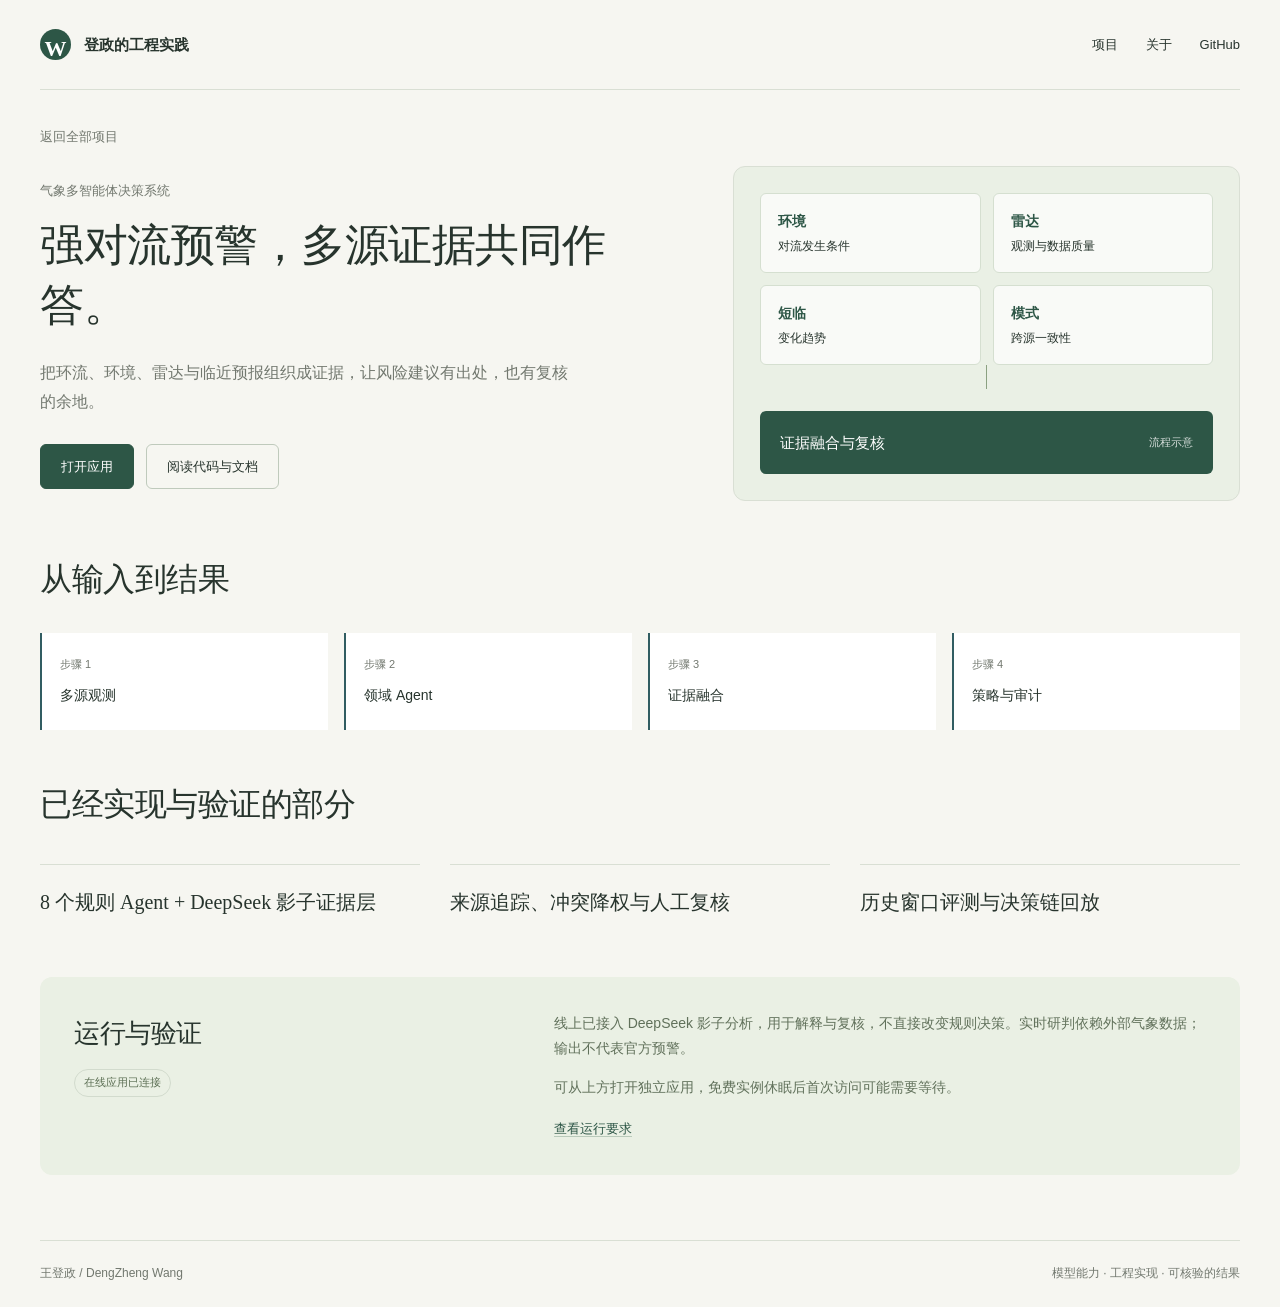
<file: docs/index.html>
<!doctype html><html lang="zh-CN"><head><meta charset="utf-8"><meta name="viewport" content="width=device-width,initial-scale=1"><meta name="description" content="王登政的智能体、多模态检索与可观测系统作品集"><title>气象多智能体决策系统 | 王登政</title><link rel="stylesheet" href="./portfolio.css"></head><body><div class="wrap"><nav class="nav"><a class="brand" href="https://yunyao-9527.github.io/"><span class="mark">W</span>登政的工程实践</a><div class="nav-links"><a href="https://yunyao-9527.github.io/#projects">项目</a><a href="https://yunyao-9527.github.io/#about">关于</a><a href="https://github.com/YunYao-9527">GitHub</a></div></nav><main style="--accent:#315d62"><a class="back" href="https://yunyao-9527.github.io/#projects">返回全部项目</a><section class="detail-hero"><div><div class="byline">气象多智能体决策系统</div><h1>强对流预警，多源证据共同作答。</h1><p class="lede">把环流、环境、雷达与临近预报组织成证据，让风险建议有出处，也有复核的余地。</p><div class="actions"><a class="button" href="https://yunyao-weather.onrender.com/">打开应用</a><a class="button secondary" href="https://github.com/YunYao-9527/weather-multi-agent-system">阅读代码与文档</a></div></div><div class="detail-preview"><div class="diagram-grid"><div class="diagram-cell"><strong>环境</strong>对流发生条件</div><div class="diagram-cell"><strong>雷达</strong>观测与数据质量</div><div class="diagram-cell"><strong>短临</strong>变化趋势</div><div class="diagram-cell"><strong>模式</strong>跨源一致性</div></div><div class="connector"></div><div class="diagram-output">证据融合与复核<span>流程示意</span></div></div></section><section><h2>从输入到结果</h2><div class="flow"><div><small>步骤 1</small>多源观测</div><div><small>步骤 2</small>领域 Agent</div><div><small>步骤 3</small>证据融合</div><div><small>步骤 4</small>策略与审计</div></div><h2>已经实现与验证的部分</h2><div class="facts"><div class="fact">8 个规则 Agent + DeepSeek 影子证据层</div><div class="fact">来源追踪、冲突降权与人工复核</div><div class="fact">历史窗口评测与决策链回放</div></div></section><section class="runtime"><div><h2>运行与验证</h2><span class="badge">在线应用已连接</span></div><div><p>线上已接入 DeepSeek 影子分析，用于解释与复核，不直接改变规则决策。实时研判依赖外部气象数据；输出不代表官方预警。</p><p>可从上方打开独立应用，免费实例休眠后首次访问可能需要等待。</p><a class="text-link" href="https://github.com/YunYao-9527/weather-multi-agent-system">查看运行要求</a></div></section></main><footer class="footer"><span>王登政 / DengZheng Wang</span><span>模型能力 · 工程实现 · 可核验的结果</span></footer></div></body></html>
</file>
<file: docs/portfolio.css>
:root{--paper:#f6f6f1;--surface:#fff;--ink:#27342d;--muted:#72786f;--line:#d9dfd4;--pine:#2d5646;--clay:#b95f42;--serif:Georgia,'Noto Serif SC','Songti SC',SimSun,serif;--sans:'Microsoft YaHei','PingFang SC',sans-serif}*{box-sizing:border-box}html{scroll-behavior:smooth}body{margin:0;background:var(--paper);color:var(--ink);font:15px/1.8 var(--sans)}a{color:inherit;text-decoration:none}button{font:inherit;cursor:pointer}button,a,input{ -webkit-tap-highlight-color:transparent}:focus-visible{outline:3px solid var(--clay);outline-offset:5px}::selection{background:#d8e3d4}.wrap{width:min(1200px,calc(100% - 80px));margin:auto}.nav{height:90px;display:flex;align-items:center;justify-content:space-between;border-bottom:1px solid var(--line)}.brand{display:flex;align-items:center;gap:13px;font-weight:700}.mark{width:31px;height:31px;background:var(--pine);color:white;display:grid;place-items:center;border-radius:50%;font-family:var(--serif);font-size:22px}.nav-links{display:flex;gap:28px;font-size:13px}.nav a:hover{color:var(--clay)}.hero{display:grid;grid-template-columns:1.1fr 1fr;gap:65px;padding:78px 0 65px;align-items:center}h1,h2,h3{font-family:var(--serif);font-weight:500;letter-spacing:-.5px}h1{font-size:clamp(36px,4.4vw,59px);line-height:1.35;margin:14px 0 24px}h2{font-size:32px;margin:0}h3{font-size:25px;line-height:1.45;margin:0 0 14px}.byline{font-size:13px;color:var(--muted)}.lede{max-width:540px;color:var(--muted);font-size:16px}.actions{display:flex;align-items:center;flex-wrap:wrap;gap:12px;margin:27px 0 0}.button{display:inline-flex;align-items:center;justify-content:center;padding:10px 20px;background:var(--pine);color:#fff;border:1px solid var(--pine);border-radius:6px;font-size:13px}.button.secondary{color:var(--ink);background:transparent;border-color:#bfcabc}.button:hover{background:#213f34;color:white}.text-link{font-size:13px;color:var(--pine);border-bottom:1px solid #b9caba}.diagram{position:relative;border:1px solid #c8d3c6;border-radius:16px;background:#ecf0e8;padding:27px;overflow:hidden}.diagram-head{display:flex;justify-content:space-between;font-size:12px;color:#677762;margin-bottom:22px}.diagram-grid{display:grid;grid-template-columns:1fr 1fr;gap:12px}.diagram-cell{padding:17px;background:#ffffffb5;border:1px solid #d5dfd0;border-radius:6px;font-size:12px;line-height:1.5}.diagram-cell strong{display:block;color:var(--pine);font-size:14px;margin-bottom:5px}.diagram-output{background:var(--pine);color:white;padding:18px 20px;margin-top:22px;border-radius:6px;display:flex;justify-content:space-between;align-items:center}.diagram-output span{font-size:11px;opacity:.8}.connector{height:24px;width:1px;background:#8ba181;margin:0 auto}.section-title{display:flex;justify-content:space-between;align-items:end;padding:30px 0 24px;border-top:1px solid var(--line)}.section-title p{margin:0;color:var(--muted);font-size:13px}.filters{display:flex;gap:8px}.filter{background:none;color:var(--muted);border:1px solid transparent;border-radius:30px;padding:5px 12px;font-size:12px}.filter[aria-pressed=true]{color:var(--pine);background:#e6ece1;border-color:#cbd7c3}.projects{display:grid;grid-template-columns:1fr 1fr;gap:22px}.project{background:var(--surface);border:1px solid var(--line);border-radius:12px;overflow:hidden;display:flex;flex-direction:column}.project.featured{grid-column:1/-1;display:grid;grid-template-columns:1.1fr 1fr}.project-body{padding:32px}.project p{font-size:14px;color:var(--muted);max-width:540px;margin:12px 0 20px}.project-head{display:flex;justify-content:space-between;gap:12px;align-items:center;margin-bottom:23px}.project-head small{color:var(--accent);font-size:12px}.badge{border:1px solid #d2dbcd;color:#5d7055;font-size:11px;padding:3px 9px;border-radius:30px;white-space:nowrap}.badge.live{color:#276a44;background:#edf6eb}.stack{font-size:11px;color:var(--muted);word-spacing:3px}.project-foot{display:flex;justify-content:space-between;align-items:center;border-top:1px solid #e9ece5;padding-top:19px;margin-top:23px;font-size:12px}.project-foot a:first-child{color:var(--accent);font-weight:600}.project-preview{padding:28px;background:#f0f3ed;display:grid;align-content:center;border-left:1px solid var(--line)}.mini-flow{display:flex;gap:9px;flex-wrap:wrap}.mini-flow span{padding:7px 12px;background:white;border:1px solid #d7dfd1;border-radius:5px;font-size:11px}.preview-title{font-family:var(--serif);font-size:23px;margin:20px 0}.preview-label{font-size:11px;color:var(--muted)}.work-note{display:grid;grid-template-columns:1fr 2fr;gap:45px;margin:55px 0;padding:32px 0;border-top:1px solid var(--line);border-bottom:1px solid var(--line)}.work-note h2{font-size:26px}.work-note p{margin:0;color:var(--muted);font-size:14px;max-width:700px}.about{display:grid;grid-template-columns:1fr 2fr;gap:45px;padding:10px 0 65px}.about p{color:var(--muted);margin:0}.footer{border-top:1px solid var(--line);padding:22px 0;color:var(--muted);font-size:12px;display:flex;justify-content:space-between}.back{display:inline-block;margin:35px 0 8px;color:var(--muted);font-size:13px}.detail-hero{display:grid;grid-template-columns:1.25fr 1fr;gap:60px;align-items:center;padding:10px 0 50px}.detail-hero h1{font-size:44px}.detail-preview{border:1px solid var(--line);border-radius:12px;background:#eaf0e5;padding:26px}.flow{display:grid;grid-template-columns:repeat(4,1fr);gap:16px;margin:24px 0 46px}.flow div{padding:22px 18px;border-left:2px solid var(--accent);background:#fff;font-size:14px}.flow small{display:block;font-size:11px;color:var(--muted);margin-bottom:8px}.facts{display:grid;grid-template-columns:repeat(3,1fr);gap:30px;padding:30px 0 45px}.fact{padding-top:19px;border-top:1px solid var(--line);font-family:var(--serif);font-size:20px}.runtime{display:grid;grid-template-columns:1fr 1.5fr;gap:45px;background:#eaf0e4;padding:34px;border-radius:12px;margin:12px 0 65px}.runtime p{font-size:14px;color:#61715b;margin:0 0 14px}.runtime h2{font-size:26px}.runtime .badge{display:inline-block;margin:12px 0}.evidence{border:1px solid var(--line);background:#fff;border-radius:8px;padding:20px;font-size:13px}.evidence strong{font-family:var(--serif);font-size:23px;font-weight:500}.evidence p{font-size:12px;margin:4px 0 0}.cad-sheet{background:white;border:1px solid #d8dece;padding:15px}.cad-sheet svg{width:100%;height:auto}.trace-tree{display:grid;gap:12px;margin-top:15px}.trace-tree div{height:14px;background:#a9b99f;border-radius:3px}.trace-tree div:nth-child(2){margin-left:25px;width:63%;background:#c8ac8d}.trace-tree div:nth-child(3){margin-left:50px;width:43%;background:#b8b0c5}.archive{font-family:var(--serif);font-size:34px;line-height:1.5;padding:25px 0;color:#8f635b}[hidden]{display:none!important}@media(max-width:850px){.wrap{width:calc(100% - 40px)}.hero,.detail-hero{grid-template-columns:1fr;gap:30px;padding:38px 0}.hero .diagram{max-width:600px}.project.featured{display:flex;grid-column:auto}.project-preview{border:0;border-top:1px solid var(--line)}.work-note,.about,.runtime{grid-template-columns:1fr;gap:20px}.detail-hero h1{font-size:36px}.flow{grid-template-columns:1fr 1fr}.facts{grid-template-columns:1fr;gap:8px}.nav-links{gap:16px}.section-title{align-items:start;gap:20px;flex-direction:column}.project-body{padding:24px}}@media(max-width:560px){.projects{grid-template-columns:1fr}.nav{height:72px}.nav-links a:nth-child(2){display:none}.nav-links{font-size:12px}.brand{font-size:13px}.hero h1{font-size:36px}.diagram{padding:18px}.project-head{gap:6px}.project-head small{font-size:11px}.runtime{padding:24px}.footer{gap:10px;flex-direction:column}.filters{gap:0}.filter{padding:5px 9px}}@media(prefers-reduced-motion:reduce){html{scroll-behavior:auto}}
</file>
